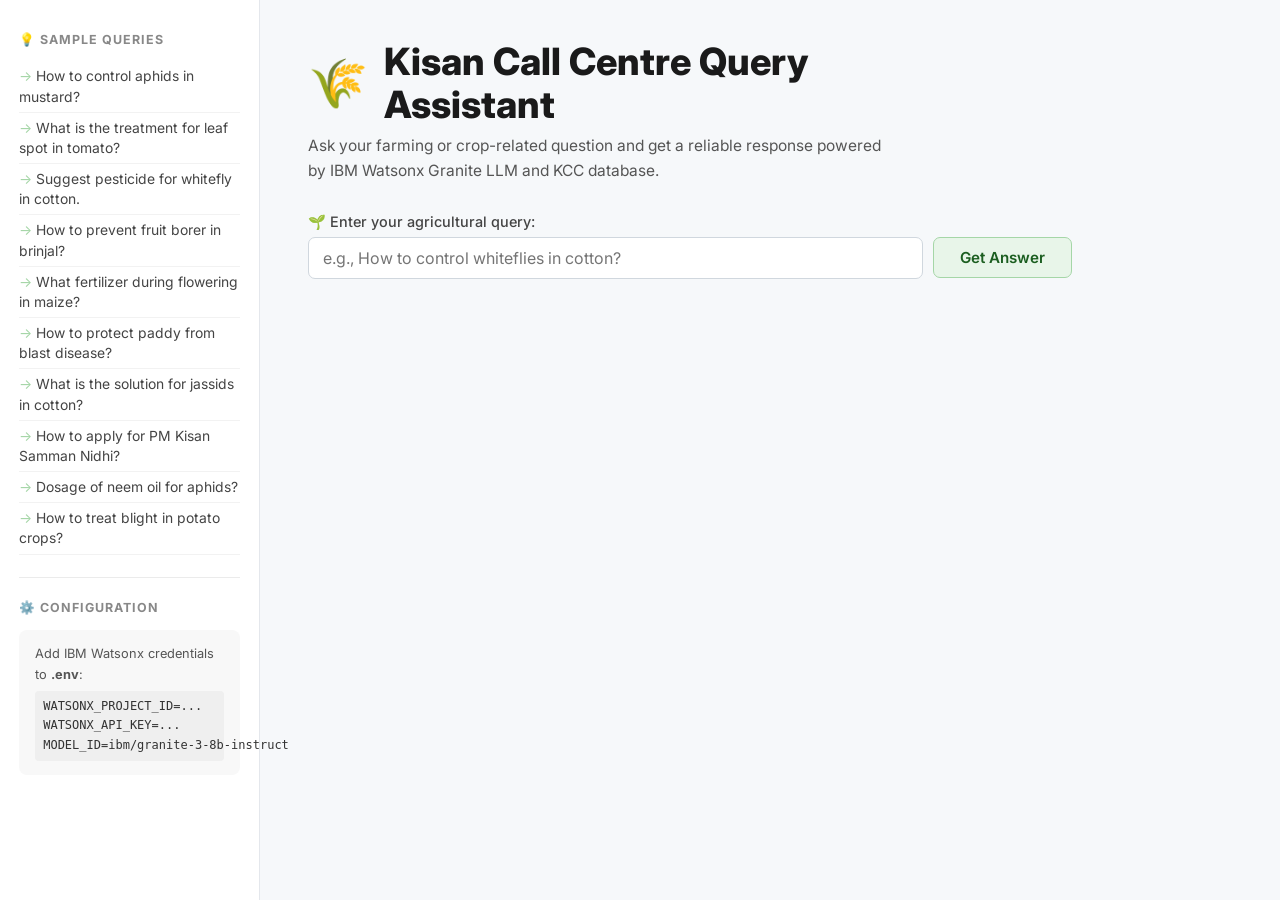
<file: kisan_assistant_prototype.html>
<!DOCTYPE html>
<html lang="en">
<head>
<meta charset="UTF-8" />
<meta name="viewport" content="width=device-width, initial-scale=1.0" />
<title>Kisan Call Centre Query Assistant</title>
<link href="https://fonts.googleapis.com/css2?family=Noto+Sans+Devanagari:wght@400;600&family=Inter:wght@400;500;600;700;800&display=swap" rel="stylesheet" />
<style>
  *, *::before, *::after { box-sizing: border-box; margin: 0; padding: 0; }

  :root {
    --green-dark:  #1b5e20;
    --green-mid:   #2e7d32;
    --green-light: #a5d6a7;
    --green-bg:    #e8f5e9;
    --blue-dark:   #1565c0;
    --blue-mid:    #1976d2;
    --blue-light:  #90caf9;
    --blue-bg:     #f0f7ff;
    --amber-dark:  #e65100;
    --amber-mid:   #f57c00;
    --amber-light: #ffb74d;
    --amber-bg:    #fff8f0;
    --text:        #1a1a1a;
    --text-muted:  #555;
    --border:      #d0d7de;
    --bg:          #f6f8fa;
  }

  body {
    font-family: 'Inter', sans-serif;
    background: var(--bg);
    min-height: 100vh;
    color: var(--text);
  }

  /* ── Layout ── */
  .layout { display: flex; min-height: 100vh; }

  /* ── Sidebar ── */
  .sidebar {
    width: 260px;
    min-height: 100vh;
    background: #fff;
    border-right: 1.5px solid #e4e7ec;
    padding: 2rem 1.2rem;
    flex-shrink: 0;
  }
  .sidebar h3 {
    font-size: 0.78rem;
    font-weight: 700;
    text-transform: uppercase;
    letter-spacing: 0.08em;
    color: #888;
    margin-bottom: 0.9rem;
  }
  .sidebar ul { list-style: none; }
  .sidebar ul li {
    font-size: 0.87rem;
    color: #444;
    padding: 5px 0;
    cursor: pointer;
    line-height: 1.45;
    border-bottom: 1px solid #f2f2f2;
    transition: color 0.15s;
  }
  .sidebar ul li:hover { color: var(--green-mid); }
  .sidebar ul li::before { content: "→ "; color: var(--green-light); }
  .sidebar-divider { border: none; border-top: 1.5px solid #ebebeb; margin: 1.4rem 0; }
  .sidebar .config-box {
    background: #f8f8f8;
    border-radius: 8px;
    padding: 0.9rem 1rem;
    font-size: 0.8rem;
    color: #555;
    line-height: 1.6;
  }
  .sidebar .config-box code {
    display: block;
    background: #efefef;
    border-radius: 4px;
    padding: 6px 8px;
    font-size: 0.75rem;
    margin-top: 6px;
    color: #333;
    white-space: pre;
  }

  /* ── Main ── */
  .main {
    flex: 1;
    padding: 2.5rem 3rem;
    max-width: 860px;
  }

  /* ── Header ── */
  .header { display: flex; align-items: center; gap: 16px; margin-bottom: 0.4rem; }
  .header-icon { font-size: 3rem; line-height: 1; }
  .header h1 {
    font-size: 2.35rem;
    font-weight: 800;
    color: var(--text);
    line-height: 1.15;
  }
  .subtitle {
    color: var(--text-muted);
    font-size: 0.97rem;
    margin: 0.5rem 0 1.8rem;
    max-width: 580px;
    line-height: 1.6;
  }

  /* ── Input row ── */
  .query-label {
    font-size: 0.9rem;
    font-weight: 500;
    color: #444;
    margin-bottom: 6px;
  }
  .input-row { display: flex; gap: 10px; align-items: center; }
  .query-input {
    flex: 1;
    border: 1.5px solid var(--border);
    border-radius: 7px;
    padding: 10px 14px;
    font-size: 1rem;
    font-family: inherit;
    outline: none;
    transition: border-color 0.2s, box-shadow 0.2s;
    background: #fff;
  }
  .query-input:focus {
    border-color: var(--green-mid);
    box-shadow: 0 0 0 3px rgba(46,125,50,0.12);
  }
  .btn-get {
    background: var(--green-bg);
    color: var(--green-dark);
    border: 1.5px solid var(--green-light);
    border-radius: 7px;
    font-weight: 600;
    font-size: 0.95rem;
    padding: 10px 26px;
    cursor: pointer;
    font-family: inherit;
    transition: background 0.2s, border-color 0.2s;
    white-space: nowrap;
  }
  .btn-get:hover { background: #c8e6c9; border-color: #66bb6a; }
  .btn-get:active { transform: scale(0.98); }

  /* ── Loading bar ── */
  .progress-bar {
    height: 4px;
    background: linear-gradient(90deg, #a5d6a7, #2e7d32, #a5d6a7);
    background-size: 200% 100%;
    border-radius: 2px;
    margin-top: 12px;
    animation: shimmer 1.5s infinite linear;
    display: none;
  }
  @keyframes shimmer { 0% { background-position: 200% 0; } 100% { background-position: -200% 0; } }

  /* ── Expert badge ── */
  .expert-badge {
    display: inline-flex;
    align-items: center;
    gap: 7px;
    background: var(--green-bg);
    border: 1.2px solid var(--green-light);
    border-radius: 20px;
    padding: 5px 15px;
    font-size: 0.82rem;
    font-weight: 600;
    color: var(--green-mid);
    margin: 1.6rem 0 1rem;
  }

  /* ── Answer cards ── */
  .answer-card {
    border-radius: 11px;
    padding: 1.4rem 1.6rem;
    margin-top: 1.3rem;
    animation: fadeUp 0.4s ease;
  }
  @keyframes fadeUp {
    from { opacity: 0; transform: translateY(14px); }
    to   { opacity: 1; transform: translateY(0); }
  }

  .offline-card { background: var(--blue-bg); border: 1.5px solid var(--blue-light); }
  .online-card  { background: var(--amber-bg); border: 1.5px solid var(--amber-light); }

  .card-header { display: flex; align-items: center; gap: 10px; margin-bottom: 0.9rem; }
  .card-icon { font-size: 1.5rem; }
  .card-title {
    font-size: 1.22rem;
    font-weight: 700;
    margin: 0;
  }
  .offline-card .card-title { color: var(--blue-dark); }
  .online-card  .card-title { color: var(--amber-dark); }

  .sub-label {
    font-size: 0.78rem;
    font-weight: 700;
    text-transform: uppercase;
    letter-spacing: 0.07em;
    color: #888;
    margin-bottom: 0.7rem;
  }

  .offline-list { padding-left: 1.3rem; }
  .offline-list li {
    margin-bottom: 0.75rem;
    line-height: 1.7;
    font-size: 0.96rem;
    font-family: 'Noto Sans Devanagari', 'Inter', sans-serif;
    color: #212121;
  }

  .online-prose {
    font-size: 0.97rem;
    line-height: 1.78;
    color: #2d2d2d;
  }

  /* ── Answers hidden initially ── */
  .answers-section { display: none; }

  /* ── Warning ── */
  .warning-box {
    background: #fff3e0;
    border: 1.5px solid #ffb74d;
    border-radius: 8px;
    padding: 10px 16px;
    font-size: 0.9rem;
    color: #7b4700;
    margin-top: 12px;
    display: none;
  }

  /* ── Responsive ── */
  @media (max-width: 700px) {
    .sidebar { display: none; }
    .main { padding: 1.5rem 1.2rem; }
    .header h1 { font-size: 1.7rem; }
  }
</style>
</head>
<body>

<div class="layout">

  <!-- Sidebar -->
  <aside class="sidebar">
    <h3>💡 Sample Queries</h3>
    <ul id="sampleList">
      <li>How to control aphids in mustard?</li>
      <li>What is the treatment for leaf spot in tomato?</li>
      <li>Suggest pesticide for whitefly in cotton.</li>
      <li>How to prevent fruit borer in brinjal?</li>
      <li>What fertilizer during flowering in maize?</li>
      <li>How to protect paddy from blast disease?</li>
      <li>What is the solution for jassids in cotton?</li>
      <li>How to apply for PM Kisan Samman Nidhi?</li>
      <li>Dosage of neem oil for aphids?</li>
      <li>How to treat blight in potato crops?</li>
    </ul>

    <hr class="sidebar-divider" />

    <h3>⚙️ Configuration</h3>
    <div class="config-box">
      Add IBM Watsonx credentials to <strong>.env</strong>:
      <code>WATSONX_PROJECT_ID=...
WATSONX_API_KEY=...
MODEL_ID=ibm/granite-3-8b-instruct</code>
    </div>
  </aside>

  <!-- Main content -->
  <main class="main">

    <!-- Header -->
    <div class="header">
      <span class="header-icon">🌾</span>
      <h1>Kisan Call Centre Query<br>Assistant</h1>
    </div>
    <p class="subtitle">
      Ask your farming or crop-related question and get a reliable response
      powered by IBM Watsonx Granite LLM and KCC database.
    </p>

    <!-- Input -->
    <p class="query-label">🌱 Enter your agricultural query:</p>
    <div class="input-row">
      <input
        id="queryInput"
        class="query-input"
        type="text"
        placeholder="e.g., How to control whiteflies in cotton?"
      />
      <button class="btn-get" onclick="handleQuery()">Get Answer</button>
    </div>
    <div class="progress-bar" id="progressBar"></div>
    <div class="warning-box" id="warningBox">⚠️ Please enter a question.</div>

    <!-- Answers -->
    <div class="answers-section" id="answersSection">
      <div class="expert-badge">✅ Expert Recommendations</div>

      <!-- Offline card -->
      <div class="answer-card offline-card">
        <div class="card-header">
          <span class="card-icon">🔷</span>
          <h2 class="card-title">Retrieved Answer (Offline - Based on KCC Data):</h2>
        </div>
        <p class="sub-label">🔷 Offline Answer (retrieved Q&amp;A):</p>
        <ol class="offline-list" id="offlineList"></ol>
      </div>

      <!-- Online card -->
      <div class="answer-card online-card">
        <div class="card-header">
          <span class="card-icon">🧠</span>
          <h2 class="card-title">LLM Answer (Online - IBM Granite):</h2>
        </div>
        <p class="sub-label">🧠 Online Answer (LLM):</p>
        <p class="online-prose" id="onlineAnswer"></p>
      </div>
    </div>

  </main>
</div>

<script>
// ─── KCC Q&A Knowledge Base (offline simulation) ───────────────────────────
const KCC_DATA = [
  { q: "aphids mustard", a: "For aphid control in mustard: Spray Dimethoate 30% EC 300ml per acre in 150L water. Or use Imidacloprid 17.8 SL 100ml in 200L water per acre. Apply in early morning or evening for best results.", crop: "Mustard" },
  { q: "leaf spot tomato", a: "For leaf spot in tomato, spray Mancozeb 75%WP 2g/L or Copper Oxychloride 50%WP 3g/L water. Remove infected leaves and improve air circulation between plants.", crop: "Tomato" },
  { q: "whitefly cotton pesticide", a: "For whitefly in cotton: Spray Thiamethoxam 25 WG 100g/acre or Acetamiprid 20 SP 100g/acre in 200L water. Alternate chemicals to avoid resistance development.", crop: "Cotton" },
  { q: "fruit borer brinjal prevent", a: "For fruit borer in brinjal: Spray Spinosad 45 SC at 75ml/acre or Emamectin Benzoate 5 SG at 100g/acre. Remove and destroy infected fruits. Use pheromone traps for monitoring.", crop: "Brinjal" },
  { q: "fertilizer maize flowering", a: "During maize flowering, apply Potash (MOP) 50kg/acre. Also spray 1% Boron solution to improve pollination and grain setting. Ensure adequate moisture during this stage.", crop: "Maize" },
  { q: "paddy blast disease protect", a: "For paddy blast: Spray Tricyclazole 75 WP at 300g/acre or Isoprothiolane 40 EC at 750ml/acre in 200L water. Drain excess water from field. Use resistant varieties.", crop: "Paddy" },
  { q: "jassids cotton solution", a: "For jassids in cotton: Spray Imidacloprid 17.8 SL at 100ml/200L water/acre or Cypermethrin 10 EC at 300ml/acre. Avoid spraying during peak sunshine hours.", crop: "Cotton" },
  { q: "PM Kisan Samman Nidhi apply", a: "Visit www.pmkisan.gov.in, click New Farmer Registration. Enter Aadhaar number, verify mobile OTP, fill land and bank details. Submit and note registration number. Helpline: 1800-115-526 (Toll Free).", crop: "Others" },
  { q: "neem oil aphids dosage", a: "Neem oil 1500 ppm can be sprayed at 3ml/L water for aphid control. Mix well with water and a few drops of liquid soap as emulsifier. Spray on undersides of leaves in early morning or evening.", crop: "General" },
  { q: "blight potato crop treat", a: "Spray Mancozeb 75%WP 2g/L or Metalaxyl+Mancozeb 2.5g/L water at 7-10 day intervals. Avoid overhead irrigation and destroy infected plant debris. Use certified disease-free seed tubers.", crop: "Potato" },
  { q: "wheat rust control", a: "For wheat rust: Spray Propiconazole 25% EC at 200ml per acre in 200L water. Repeat after 15 days if infection persists. Use rust-resistant varieties like HD-3086.", crop: "Wheat" },
  { q: "mustard sowing time", a: "Optimal mustard sowing time is October 1–15. Late sowing reduces yield. Varieties like Pusa Bold, RH-30, and Kranti are recommended. Ensure adequate soil moisture at sowing.", crop: "Mustard" },
  { q: "urea nitrogen deficiency yellow", a: "Yellowing in crops may be due to nitrogen deficiency. Apply Urea 50kg/acre as top dressing or spray 2% urea solution. Also check for iron deficiency (interveinal chlorosis).", crop: "General" },
  { q: "moong sow time", a: "Optimal time to sow moong is between March 10 and April 10. In hilly regions, sow in March. Varieties Pant-2, Meha, and HUOM-16 should be sown in April's first week.", crop: "Moong" },
  { q: "weed wheat management", a: "For weed management in wheat, spray Clodinafop-Propargyl 15% WP at 400gm per acre in 200L water at 30-35 days after sowing. For broad-leaf weeds use 2,4-D Amine 500ml/acre.", crop: "Wheat" },
  { q: "cotton thrips control", a: "For thrips in cotton: Spray Spinosad 45 SC 75ml/acre or Fipronil 5 SC 1L/acre. Avoid water stress which worsens thrips damage. Monitor regularly from seedling stage.", crop: "Cotton" },
  { q: "paddy water management", a: "Paddy requires 1200-1500mm of water during growing season. Maintain 5cm standing water during tillering. Use SRI (System of Rice Intensification) method to save 30-40% water.", crop: "Paddy" },
];

// ─── Semantic search simulation ────────────────────────────────────────────
function tokenize(text) {
  return text.toLowerCase().replace(/[^\w\s]/g, '').split(/\s+/).filter(w => w.length > 2);
}

function similarity(query, entry) {
  const qTokens = new Set(tokenize(query));
  const eTokens = new Set(tokenize(entry.q + ' ' + entry.a + ' ' + entry.crop));
  let overlap = 0;
  qTokens.forEach(t => { if (eTokens.has(t)) overlap++; });
  return overlap / Math.max(qTokens.size, 1);
}

function searchKCC(query, topK = 5) {
  const scored = KCC_DATA.map(e => ({ entry: e, score: similarity(query, e) }));
  scored.sort((a, b) => b.score - a.score);
  return scored.filter(s => s.score > 0).slice(0, topK).map(s => s.entry);
}

// ─── LLM simulation ────────────────────────────────────────────────────────
const LLM_RESPONSES = {
  "aphid":   "Based on KCC database records, aphids in mustard and other crops are best controlled using systemic insecticides. Imidacloprid 17.8 SL at 100ml per 200L water per acre is highly effective. Apply during early morning or late evening to avoid harming beneficial insects. Repeat after 10-15 days if infestation persists. Neem-based biopesticides like neem oil at 3ml/L are also effective for light infestations and are environmentally safe.",
  "blight":  "Late blight is a serious fungal disease caused by Phytophthora infestans. Spray Metalaxyl 8%+Mancozeb 64% WP at 2.5g/L water immediately upon seeing symptoms. Repeat every 7-10 days. Remove and destroy infected plant parts. Avoid overhead irrigation and ensure proper drainage. Use certified disease-free seed material for the next season.",
  "fertilizer": "For optimal crop nutrition, follow a balanced NPK schedule based on soil test results. During flowering stage, emphasize Potassium (K) and micronutrients like Boron for fruit/grain setting. Top dressing with Urea provides quick nitrogen. Foliar sprays of 19:19:19 NPK at 5g/L are effective for correcting deficiencies quickly.",
  "kisan":   "PM Kisan Samman Nidhi provides Rs 6,000 per year in 3 installments of Rs 2,000 each directly to farmers' bank accounts. To apply: visit www.pmkisan.gov.in → New Farmer Registration → Enter Aadhaar and bank details. Ensure land records are updated. Check status at Farmer Corner. Helpline: 1800-115-526 (Toll Free).",
  "paddy":   "Rice blast is caused by Magnaporthe oryzae fungus. Use Tricyclazole 75 WP 300g/acre as preventive spray. If blast appears, drain field water for 3-5 days. Apply recommended fungicide twice at 15-day intervals. Maintain field sanitation and avoid excess nitrogen application which increases susceptibility.",
  "default": "Based on the agricultural expert answers from the Kisan Call Centre database, the recommended approach involves integrated pest/disease management combining chemical controls with good agronomic practices. Apply the suggested pesticide/fungicide at the recommended dosage and timing. Monitor the crop regularly and consult your local Krishi Vigyan Kendra (KVK) for region-specific advice. For scheme-related queries, visit your nearest Common Service Centre (CSC) or call KCC helpline: 1800-180-1551."
};

function getLLMResponse(query) {
  const q = query.toLowerCase();
  if (q.includes("aphid") || q.includes("neem")) return LLM_RESPONSES["aphid"];
  if (q.includes("blight") || q.includes("potato") || q.includes("blast")) return LLM_RESPONSES["blight"];
  if (q.includes("fertilizer") || q.includes("npk") || q.includes("urea")) return LLM_RESPONSES["fertilizer"];
  if (q.includes("kisan") || q.includes("scheme") || q.includes("pm")) return LLM_RESPONSES["kisan"];
  if (q.includes("paddy") || q.includes("rice")) return LLM_RESPONSES["paddy"];
  return LLM_RESPONSES["default"];
}

// ─── Main handler ──────────────────────────────────────────────────────────
function handleQuery() {
  const query = document.getElementById('queryInput').value.trim();
  const warn = document.getElementById('warningBox');
  const progress = document.getElementById('progressBar');
  const section = document.getElementById('answersSection');

  warn.style.display = 'none';
  section.style.display = 'none';

  if (!query) {
    warn.style.display = 'block';
    return;
  }

  progress.style.display = 'block';

  setTimeout(() => {
    progress.style.display = 'none';

    // Search KCC
    const results = searchKCC(query, 5);

    // Populate offline list
    const list = document.getElementById('offlineList');
    list.innerHTML = '';
    if (results.length === 0) {
      list.innerHTML = '<li>No relevant records found in the KCC database for this query.</li>';
    } else {
      results.forEach(r => {
        const li = document.createElement('li');
        li.textContent = r.a;
        list.appendChild(li);
      });
    }

    // Populate online answer
    document.getElementById('onlineAnswer').textContent = getLLMResponse(query);

    section.style.display = 'block';
    section.scrollIntoView({ behavior: 'smooth', block: 'start' });
  }, 1400);
}

// ─── Sample query click ────────────────────────────────────────────────────
document.querySelectorAll('#sampleList li').forEach(li => {
  li.addEventListener('click', () => {
    document.getElementById('queryInput').value = li.textContent.replace(/^→\s*/, '');
    handleQuery();
  });
});

// ─── Enter key ─────────────────────────────────────────────────────────────
document.getElementById('queryInput').addEventListener('keydown', e => {
  if (e.key === 'Enter') handleQuery();
});
</script>
</body>
</html>
</file>
